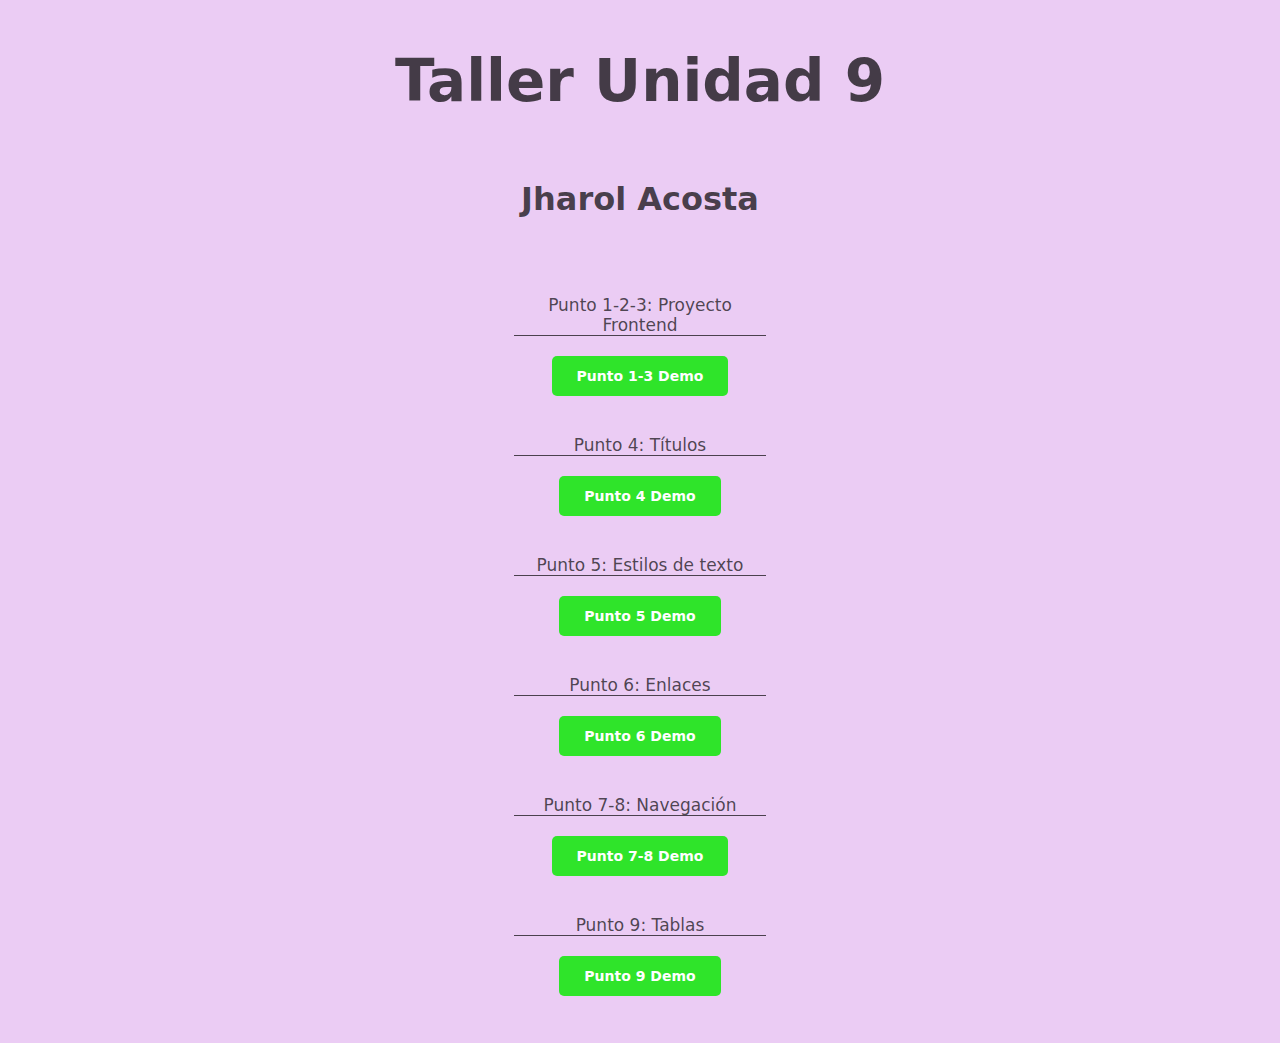
<file: index.html>
<!DOCTYPE html>
<html lang="en">
<head>
  <meta charset="UTF-8">
  <meta http-equiv="X-UA-Compatible" content="IE=edge">
  <meta name="viewport" content="width=device-width, initial-scale=1.0">
  <title>Taller 9 Menu</title>
  <link rel="stylesheet" href="./styles/styles.css">
</head>
<body> 
  <div>
    <h1> Taller Unidad 9</h1>
    <h2>Jharol Acosta</h2>
    <nav>
      <ul>
        <li>
          <p>
            Punto 1-2-3: Proyecto Frontend
          </p> 
          <a href="./Punto 1 - 3/index.html">
            Punto 1-3 Demo
          </a>
        </li>
        <li>
          <p>
            Punto 4: Títulos
          </p> 
          <a href="./Punto 4/index.html">
            Punto 4 Demo
          </a>
        </li>
        <li>
          <p>
            Punto 5: Estilos de texto
          </p>
          <a href="./Punto 5/index.html">
            Punto 5 Demo
          </a>
        </li>
        <li>
          <p>
            Punto 6: Enlaces
          </p>
          <a href="./Punto 6/index.html">
            Punto 6 Demo
          </a>
        </li>
        <li>
          <p>
            Punto 7-8: Navegación
          </p>
          <a href="./Punto 7 - 8/index.html">
            Punto 7-8 Demo
          </a>
        </li>
        <li>
          <p>
            Punto 9: Tablas
          </p>
          <a href="./Punto 9/index.html">
            Punto 9 Demo
          </a>
        </li>
      </ul>
    </nav>
  </div> 
</body>
</html>
</file>
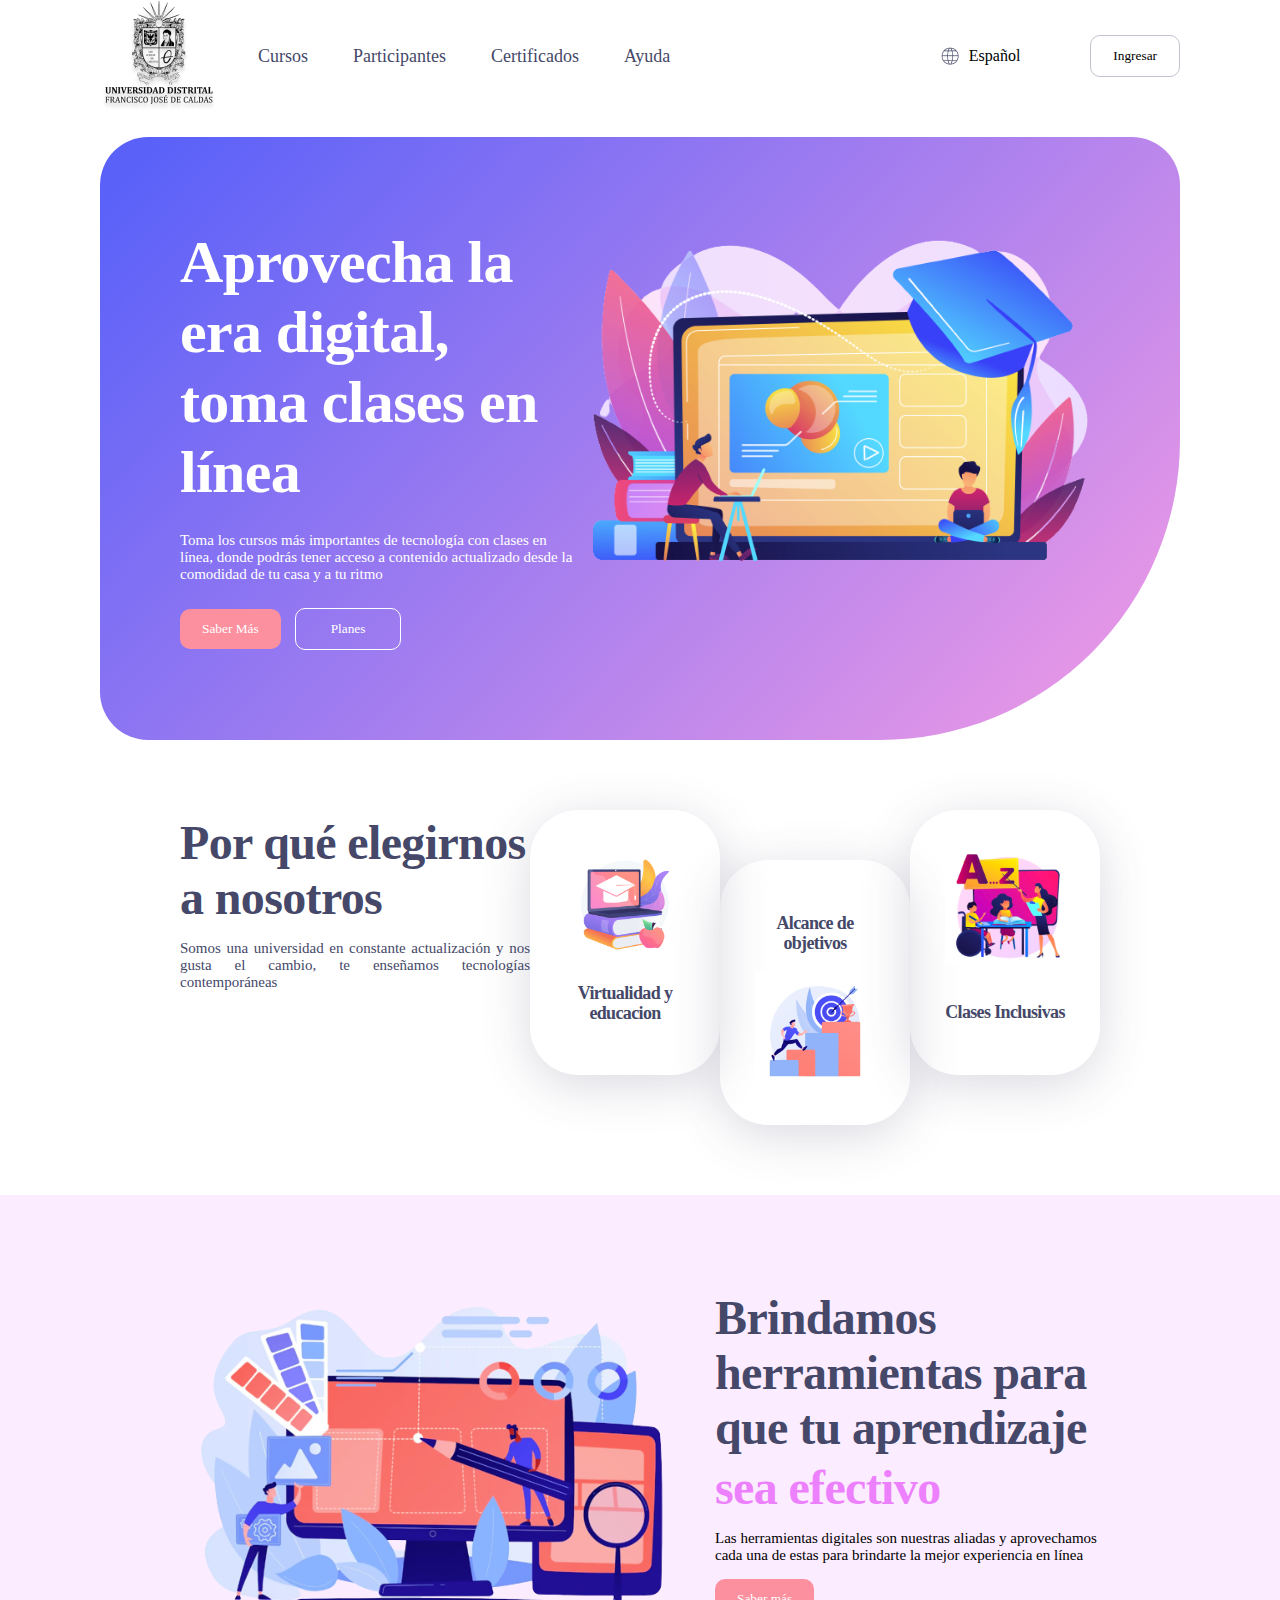
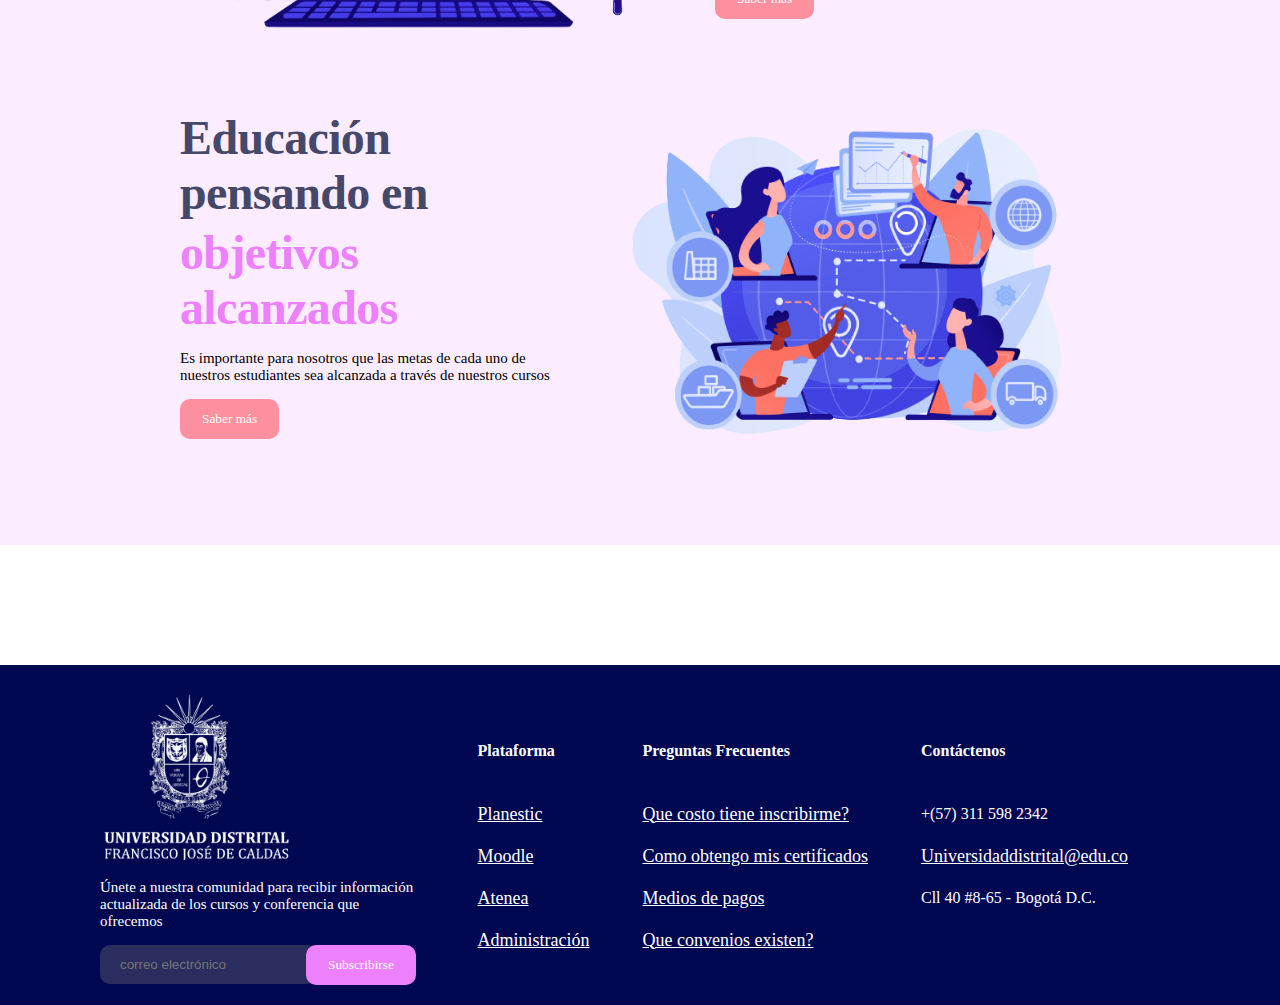
<file: Punto 1 - 3/index.html>
<!DOCTYPE html>
<html lang="en">
<head>
    <meta charset="UTF-8">
    <meta http-equiv="X-UA-Compatible" content="IE=edge">
    <meta name="viewport" content="width=device-width, initial-scale=1.0">
    <title>awa</title>
    <link rel="stylesheet" href="https://indestructibletype.com/fonts/Jost.css" type="text/css" charset="utf-8" />
    <link rel="stylesheet" href="./styles/global-styles.css">
    <link rel="stylesheet" href="./styles/header-styles.css">
    <link rel="stylesheet" href="./styles/banner-styles.css">
    <link rel="stylesheet" href="./styles/section-1-styles.css">
    <link rel="stylesheet" href="./styles/section-2-styles.css">
    <link rel="stylesheet" href="./styles/footer-styles.css">
</head>
<body>
    <header>
        <div class="header__navegation">
            <img src="./Public/Images/header-logo.png" alt="main-logo">
            <nav>
                <ul>
                    <li><a href="#banner">Cursos</a></li>
                    <li><a href="#section-1">Participantes</a></li>
                    <li><a href="#section-2">Certificados</a></li>
                    <li><a href="#footer">Ayuda</a></li>
                </ul>
            </nav>
        </div>
        <div class="header__settings">
            <div>
                <img src="./Public/Images/header-word.png" alt="Word">
                <span>Español</span>
            </div>
            <button>Ingresar</button>
        </div>
    </header>
    <main>
        <section id="banner">
            <div>
                <div>
                    <h1>Aprovecha la era digital, toma clases en línea</h1>
                    <p>
                        Toma los cursos más importantes de tecnología con clases 
                        en línea, donde podrás tener acceso a contenido actualizado 
                        desde la comodidad de tu casa y a tu ritmo
                    </p>
                </div>
                <div>
                    <button class="button--orange">Saber Más</button>
                    <button class="button--white">Planes</button>
                </div>
            </div>
            <img 
            src="./Public/Images/banner-online.png" 
            alt="online-education"
            width="550"
            height="350"
            >

        </section>
        <section id="section-1">
            <div class="section-1__info">
                <h2>Por qué elegirnos a nosotros</h2>
                <p>
                    Somos una universidad en constante actualización 
                    y nos gusta el cambio, te enseñamos tecnologías contemporáneas
                </p>
            </div>
            <div class="section-1__card">
                <img 
                src="./Public/Images/section1-education.png" 
                alt="education"
                width="120"
                height="120"
                >
                <h3>Virtualidad y educacion</h3> 
            </div>
            <div class="section-1__card section-1__card-down">
                <h3>Alcance de objetivos</h3>
                <img 
                src="./Public/Images/section1-goals.png" 
                alt="goals"
                width="120"
                height="120"
                >
            </div>
            <div class="section-1__card">
                <img 
                src="./Public/Images/section1-teach.png" 
                alt="teach"
                width="120"
                height="120"
                >
                <h3>Clases Inclusivas</h3>
            </div>
        </section>
        <section id="section-2">
            <div class="section-2__info">
                <img 
                src="./Public/Images/section2-tools.png" 
                alt="tools"
                width="500"
                height="350">
                <div>
                    <h2>Brindamos herramientas para que tu aprendizaje</h2>
                    <h2 class="section-2__sub-pink">sea efectivo</h2>
                    <p>
                        Las herramientas digitales son nuestras aliadas y 
                        aprovechamos cada una de estas para brindarte la mejor
                        experiencia en línea
                    </p>
                    <button class="button--orange">Saber más</button>
                </div>
            </div>
            <div class="section-2__info">
                <div>
                    <h2>Educación pensando en</h2>
                    <h2 class="section-2__sub-pink">objetivos alcanzados</h2>
                    <p>
                        Es importante para nosotros que las metas de cada uno de 
                        nuestros estudiantes sea alcanzada a través de nuestros cursos
                    </p>
                    <button class="button--orange">Saber más</button>
                </div>
                <img 
                src="./Public/Images/section2-goals.png" 
                alt="goals"
                width="500"
                height="350"
                >
            </div>
        </section>
    </main>
    <footer id="footer">
        <div class="footer__info">
            <img 
            src="./Public/Images/footer-logo.png" 
            alt="footer-logo"
            width="200"
            height="175"
            >
            <div>
                <p>
                    Únete a nuestra comunidad para recibir información 
                    actualizada de los cursos y conferencia que ofrecemos
                </p>
                <form method="post">
                    <input 
                    id="email"  
                        type="email" 
                        name="user_name" 
                        placeholder="correo electrónico"
                    >
                    <button class="button--pink">Subscribirse</button>
                </form>
            </div>
        </div>  
        <div>
            <table>
                <tr>
                    <th>Plataforma</th>
                    <th>Preguntas Frecuentes</th>
                    <th>Contáctenos</th>
                </tr>
                <tr>
                    <td><a href="">Planestic</a></td>
                    <td><a href="">Que costo tiene inscribirme?</a></td>
                    <td>+(57) 311 598 2342</td>
                </tr> 
                <tr>
                    <td><a href="">Moodle</a></td>
                    <td><a href="">Como obtengo mis certificados</a></td>
                    <td><a href="">Universidaddistrital@edu.co</a></td>
                </tr>        
                <tr>
                    <td><a href="">Atenea</a></td>
                    <td><a href="">Medios de pagos</a></td>
                    <td>Cll 40 #8-65 - Bogotá D.C.</td> 
                </tr>
                <tr>
                    <td><a href="">Administración</a></td>
                    <td><a href="">Que convenios existen?</a></td>
                </tr>
            </table>
        </div>  
    </footer>
</body>
</html>
</file>
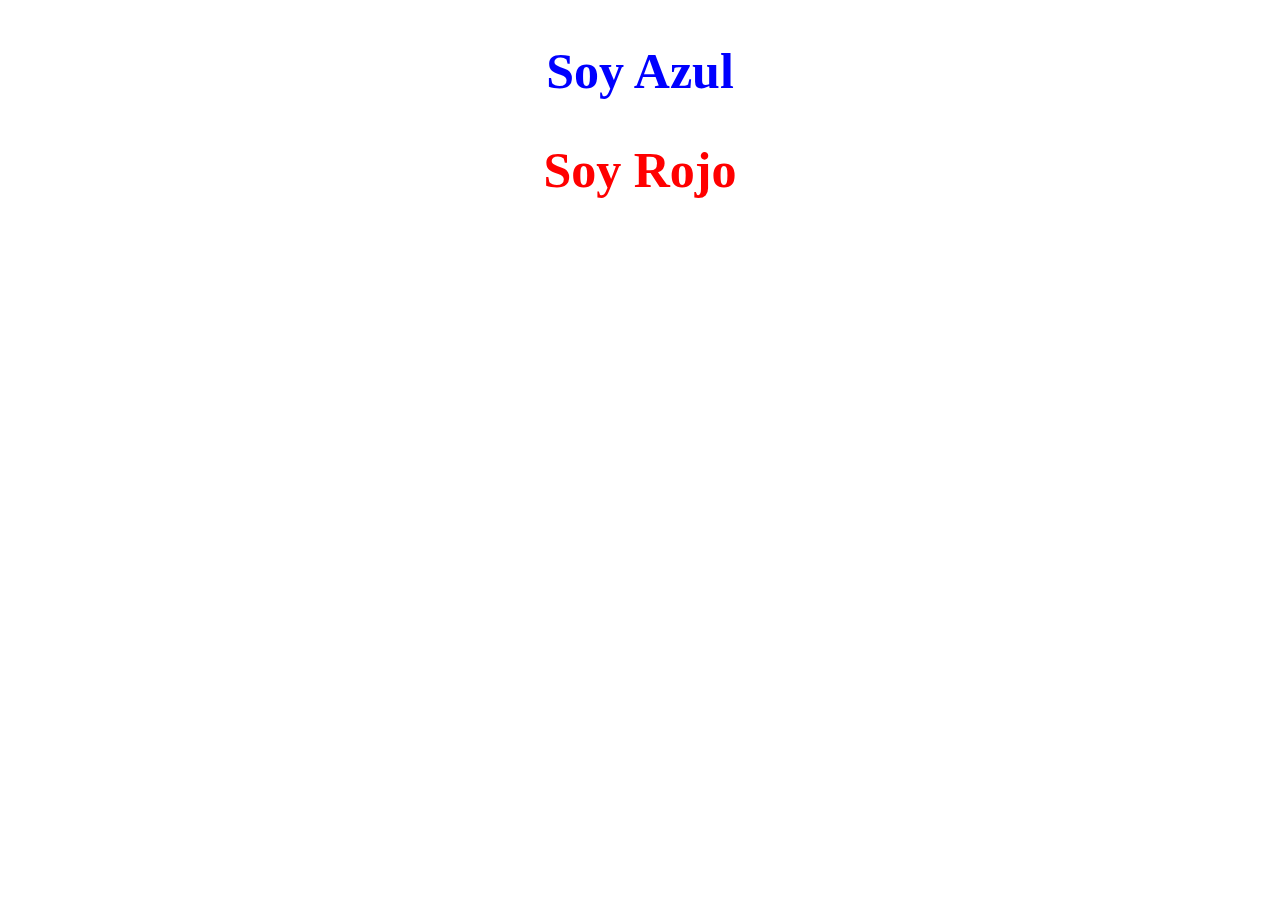
<file: Punto 4/index.html>
<!DOCTYPE html>
<html lang="en">
<head>
    <meta charset="UTF-8">
    <meta http-equiv="X-UA-Compatible" content="IE=edge">
    <meta name="viewport" content="width=device-width, initial-scale=1.0">
    <title>Punto 4</title>
    <link rel="stylesheet" href="./styles/Style-Punto-4.css">
</head>
<body>
    <h2 class="Titulo__A">Soy Azul</h2>
    <h2 class="Titulo__R">Soy Rojo</h2>
</body>
</html>
</file>
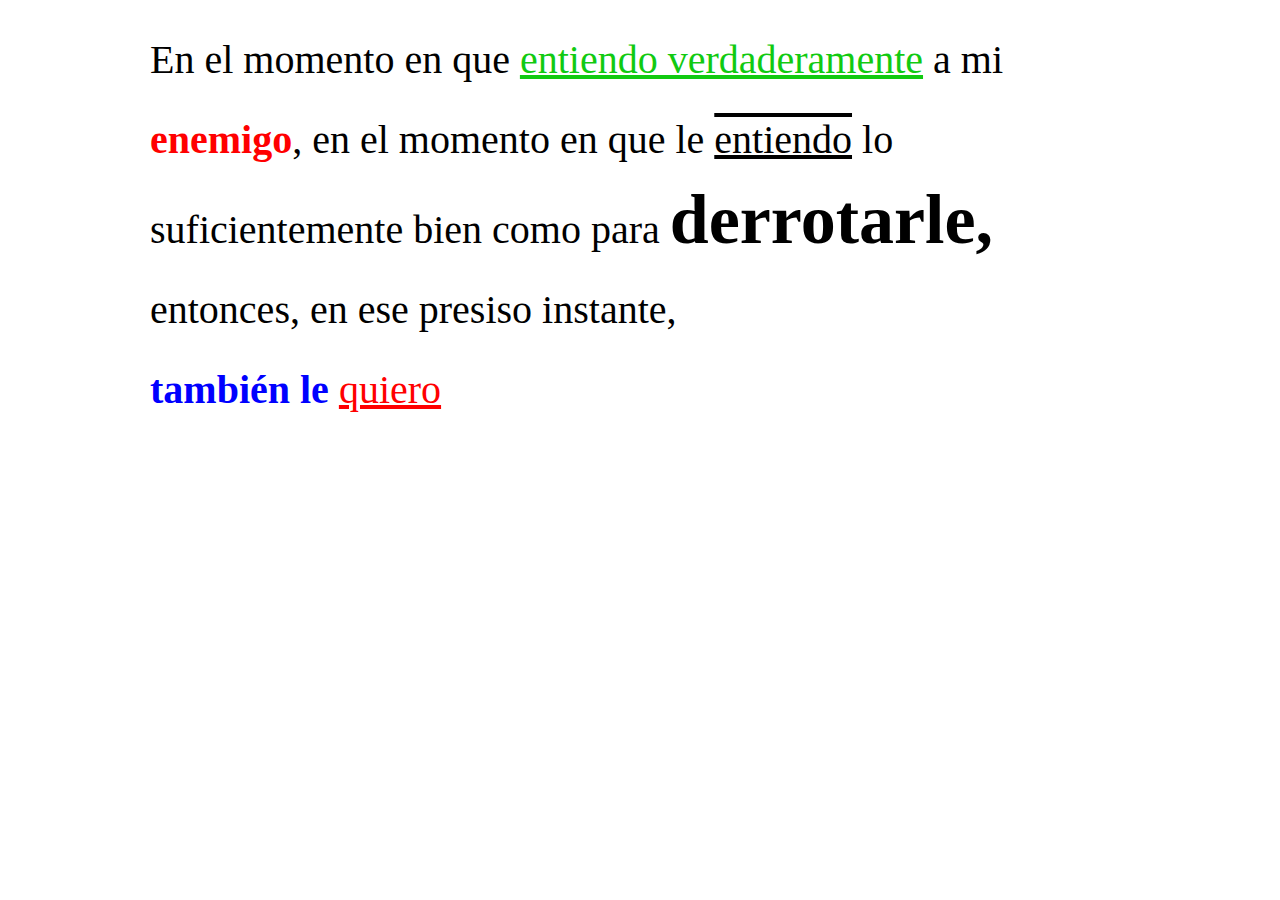
<file: Punto 5/index.html>
<!DOCTYPE html>
<html lang="en">
<head>
    <meta charset="UTF-8">
    <meta http-equiv="X-UA-Compatible" content="IE=edge">
    <meta name="viewport" content="width=device-width, initial-scale=1.0">
    <title>Punto 5</title>
    <link rel="stylesheet" href="./styles/styles-punto5.css">
</head> 
<body>
    <div>
        <span>
            En el momento en que <u class="verde">entiendo verdaderamente</u> a mi <b class="rojo__r">enemigo</b>, en el momento en que le <span class="decoracion">entiendo</span> lo 
            <br>
            suficientemente bien como para <strong class="grande"> derrotarle, </strong> entonces, en ese presiso instante,
            <br>
            <b class="azul">también le </b><u class="rojo__r">quiero</u>
        </span>
    </div>
</body>
</html>
</file>
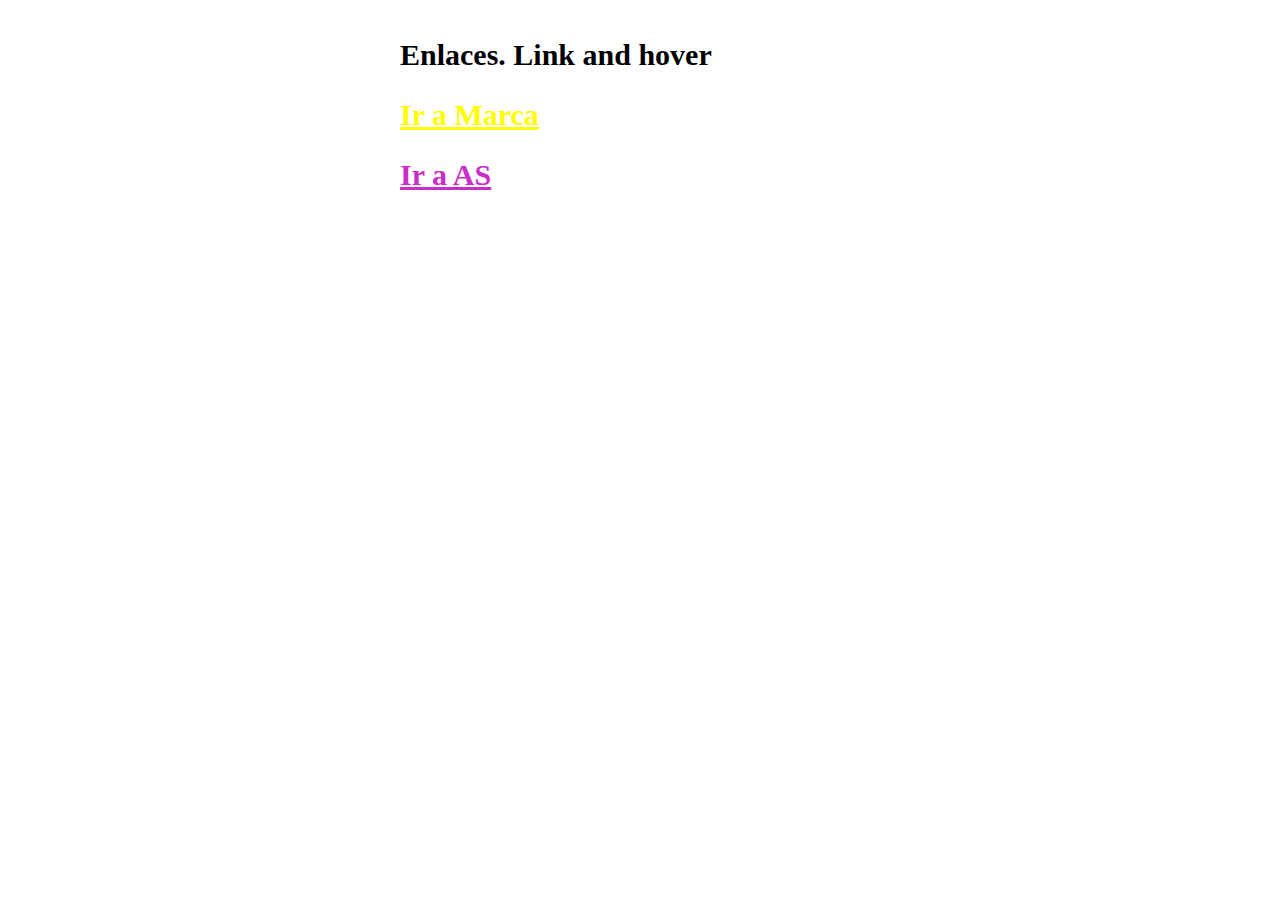
<file: Punto 6/index.html>
<!DOCTYPE html>
<html lang="en">
<head>
    <meta charset="UTF-8">
    <meta http-equiv="X-UA-Compatible" content="IE=edge">
    <meta name="viewport" content="width=device-width, initial-scale=1.0">
    <title>Punto 6</title>
    <link rel="stylesheet" href="./styles/styles-punto 6.css">
</head>
<body>
    <ul class="Enlaces">
        <h2>
            <a class="n" href="#">Enlaces. Link and hover</a>
            <br>
            <a class="a" href="#">Ir a Marca</a>
            <br>
            <a class="m" href="#">Ir a AS</a>
        </h2>
    </ul>
</body>
</html>
</file>
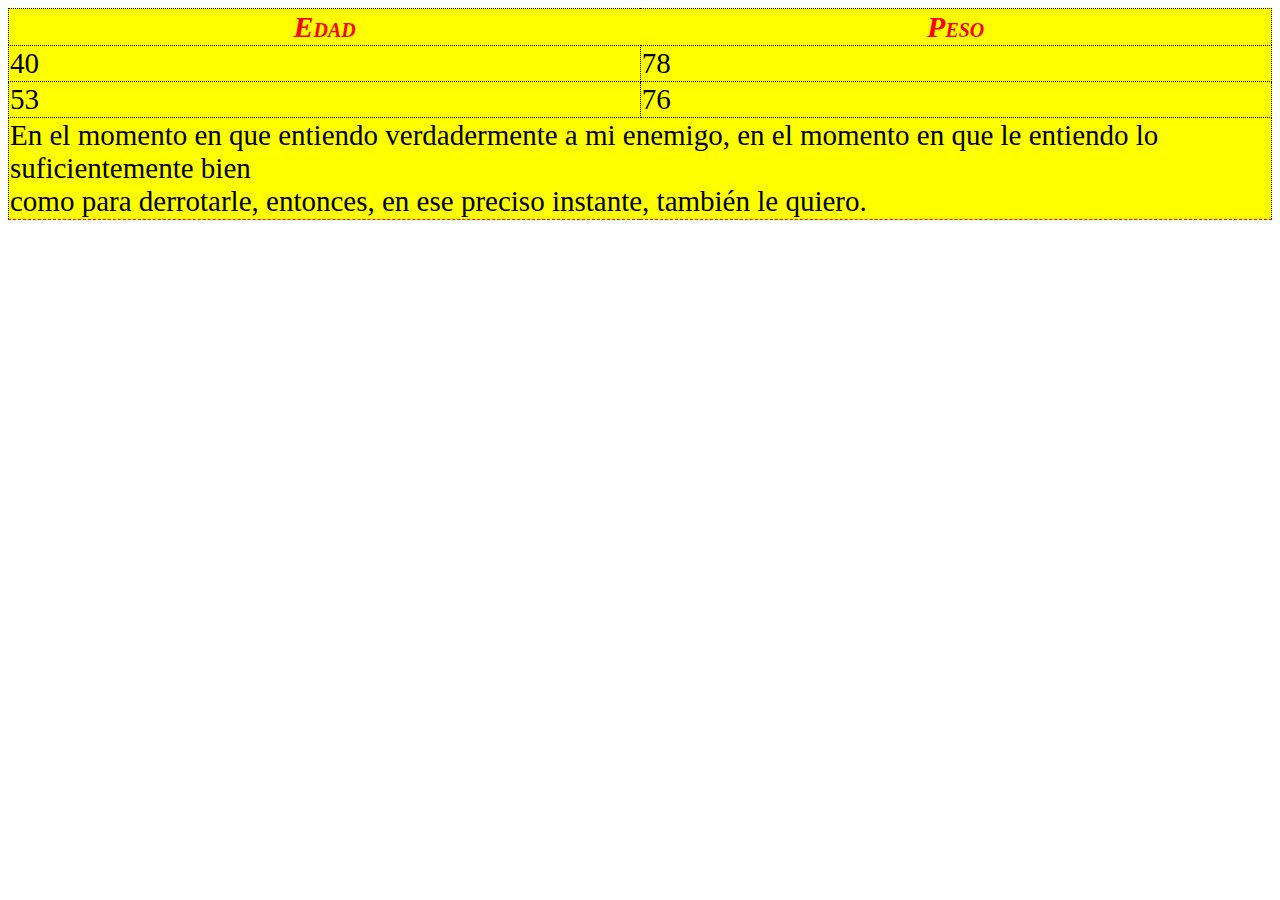
<file: Punto 9/index.html>
<!DOCTYPE html>
<html lang="en">
<head>
    <meta charset="UTF-8">
    <meta http-equiv="X-UA-Compatible" content="IE=edge">
    <meta name="viewport" content="width=device-width, initial-scale=1.0">
    <title>Punto 9</title>
    <link rel="stylesheet" href="./styles/styles.css">
</head>
<body>
    <table>
        <tr>
            <th><i>EDAD</i></th>
            <th><i>PESO</i></th>
        </tr>
        <tr>
            <td>40</td>
            <td>78</td>
        </tr>
        <tr>
            <td>53</td>
            <td>76</td>
        </tr>
        <tr>
            <td class="dashed" colspan="2">En el momento en que entiendo verdadermente a mi enemigo, en el momento en que le entiendo lo suficientemente bien 
                <br>
                como para derrotarle, entonces, en ese preciso instante, también le quiero.</td>
        </td>
    </table>
</body>
</html>
</file>
<file: styles/styles.css>
body {
  text-align: center;
  color: #000000b5;
  font-family: system-ui, -apple-system;
  background-color: #EBCCF4;
}

body, div {
  display: flex;
  justify-content: center;
  align-items: center;
}

div {
  flex-direction: column;
  width: 50%;
  height: 50%;
  text-align: center;
}

h1 {
  font-size: 58px;
}

h2 {
  font-size: 32px;
}

nav {
  width: 40%;
}

ul {
  padding: 0;
  text-align: center;
  list-style: none;
}

li {
  margin: 50px 0;
}

p {
  margin: 40px 0 30px;
  color: #000000ae;
  font-size: 17px;
  border-bottom: 1px solid;
}

a {
  padding: 12px 25px;
  color: #ffffff;
  background-color: #17e710e2;
  border: none;
  border-radius: 5px;
  font-family: system-ui, -apple-system;
  font-size: 14px;
  font-weight: bold;
  text-decoration: none;
  cursor: pointer;
}

a:hover {
  background-color: #ff02eae2;
}
</file>
<file: Punto 1 - 3/styles/global-styles.css>
/* ESTILOS GLOBALES */

body {
    margin: 0px;
}

a {
    font-family: 'Jost';
    font-size: 18px;
}

button {
    padding: 12px 22px;
    font-family:'Jost';
    font-family: bold;
    border-radius: 10px;
    cursor: pointer;
}

.button--orange {
    margin-right: 10px;
    background-color: #FD909E;
    color: #fff;
    border: none;
}

p {
    font-family: 'Jost';
    font-weight: 300;
    font-size: 15px;
}

h2 {
    margin: 5px 0px;
    color: #454868;
    font-family: 'Jost';
    font-size: 48px;
    line-height: 55px;
    letter-spacing: -0.64px;
}
</file>
<file: Punto 1 - 3/styles/header-styles.css>
/* ESTILOS HEADER */

header {
    display: flex;
    justify-content: space-between;
    margin: 0px 100px;
}

.header__navegation {
    display: flex;
    align-items: center;
}

.header__navegation nav ul {
    display: flex;
    gap: 45px;
    list-style: none;
}

.header__navegation nav ul li a {
    text-decoration: none;
    color: #454868;
}

.header__settings {
    display: flex;
    align-items: center;
    gap: 70px;
}

.header__settings div {
    display: flex;
    align-items: center;
    gap: 10px;
    font-family: 'Jost';
    font-size: 16px;
    font-weight: 400p;
}

.header__settings button {
    background-color: transparent;
    border: 1px solid #45486854;
}
</file>
<file: Punto 1 - 3/styles/banner-styles.css>
/* ESTILOS BANNER */

#banner {
    display: flex;
    margin: 25px 100px;
    padding: 90px 80px;
    background: linear-gradient(313.18deg, #EE9AE5 3.28%, #5961F9 97.04%);
    border-radius: 48px 48px 300px 48px;
}

h1 {
    margin: 0px;
    font-family: 'Jost';
    font-size: 60px;
    font-weight: 600;
    color: #fff;
    line-height: 70px;
    letter-spacing: -0.64px;
}

#banner p {
    margin: 25px 0px;
    color: #fff;
}

.button--white {
    padding: 12px 35px;
    background-color: transparent;
    color: white;
    border: 1px solid #fff;  
}
</file>
<file: Punto 1 - 3/styles/section-1-styles.css>
/* ESTILOS SECTION 1 */

#section-1 {
    display: flex;
    justify-content: space-between;
    margin: 50px 100px;
    padding: 20px 80px;
}

.section__info {
    width: 30%;
}

.section-1__info p {
    color: #454868;
    text-align: justify;
}

.section-1__card {
    display: flex;
    flex-direction: column;
    align-items: center;
    justify-content: space-between;
    width: min-content;

    height: 195px;
    padding: 35px;
    border-radius: 48px;
    box-shadow: 0px 10px 50px #45486833;
}

.section-1__card-down {
    margin-top: 50px;
}

.section-1__card h3 {
    font-family: 'Jost';
    color: #454868;
    font-size: 18px;
    line-height: 20px;
    letter-spacing: -0.64px;
    text-align: center;
}
</file>
<file: Punto 1 - 3/styles/section-2-styles.css>
#section-2 {
    padding: 20px 180px;
    background: #ed80fd26;
}

.section-2__info {
    display: flex;
    gap: 35px;
    margin: 70px 0px;
}

.section-2__sub-pink {
    color: #ed80fd;
}
</file>
<file: Punto 1 - 3/styles/footer-styles.css>
#footer {
    display: flex;
    justify-content: space-between;
    align-items: center;

    margin-top: 120px;
    padding: 20px 100px;
    background-color: #010851;
    color: #fff;
}

.footer__info {
    width: 30%;
}

input {
    width: 220;
    padding: 12px 20px;
    margin-right: -15px;
    border: none;
    border-radius: 10px;
    background-color: #45486899;
}

.button--pink {
    background-color: #ED80FD;
    color: #fff;
    border: none;
}

table {
    font-family: 'Jost';
    text-align: left;
}

tr {
    height: 40px;
}

th {
    height: 80px;
}

td {
    padding-right: 50px;
}

td a {
    color: #fff;
}
</file>
<file: Punto 4/styles/Style-Punto-4.css>
h2 {
    text-align: center;
    font-size: 50px;
} 

.Titulo__A {
    color: blue;
}

.Titulo__R {
    color: red;
}
</file>
<file: Punto 5/styles/styles-punto5.css>
body {
    font-size: 40px;
    line-height: 80px;
    margin: 20px 150px;
}

.verde{
    color: rgb(17, 202, 17);
}

.rojo__r {
    color: red;
}

.decoracion {
    text-decoration: underline overline;
}

.grande {
    font-size: 70px;
}

.azul {
    color: blue;
}
</file>
<file: Punto 6/styles/styles-punto 6.css>
body {
    font-size: 20px;
    line-height: 60px;
    max-width: 560px;
    margin: auto;
}

.n  {
    color: black;
    text-decoration: none;
}

.a {
    color: rgb(255, 255, 1);
}

.m {
    color: rgb(202, 46, 202);
}
</file>
<file: Punto 9/styles/styles.css>
table {
    border:1px dotted;
    border-collapse: collapse;
    font-size: 29px;
    background: yellow;  
    margin: auto;
}

th {
    color: red;   
    font-size: 20px;
}

th::first-letter {
    font-size: 30px;
}

td {
    border: 1px dotted;
    width: 725px;
}

.dashed {
    border-bottom: red 1px dashed;
}
</file>
